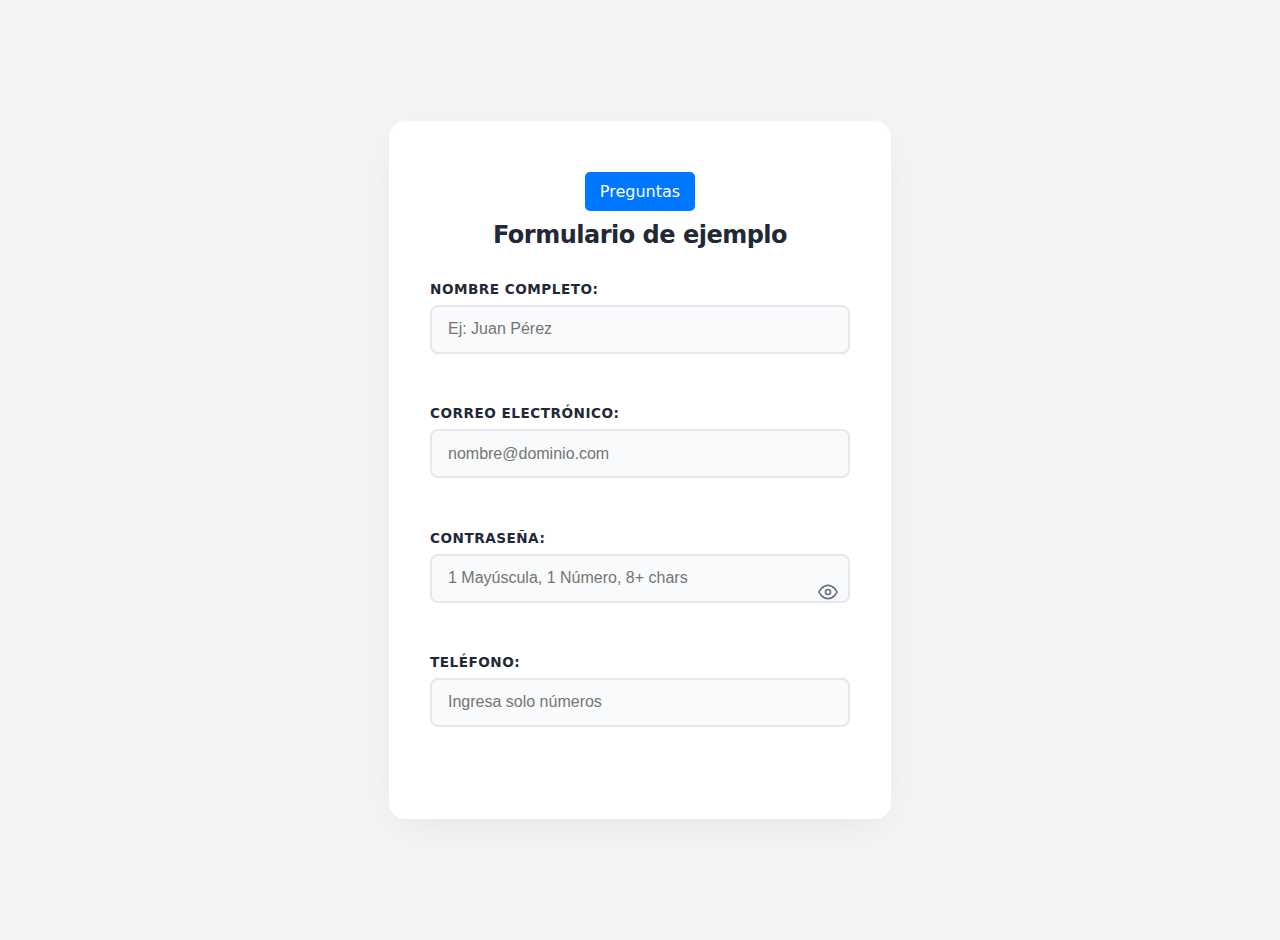
<file: index.html>
<!DOCTYPE html>
<html lang="es">
  <head>
    <meta charset="UTF-8" />
    <meta name="viewport" content="width=device-width, initial-scale=1.0" />
    <link rel="stylesheet" href="index.css" />
    <title>RegEx</title>
  </head>
  <body>
    <div class="card">
      <a href="formulario/preguntas.html" style="display: block; color: #fff; background-color: #07f; width: min-content; margin: 10px auto; text-decoration: none; padding: 10px 15px; border-radius: 5px;">Preguntas</a>
      <h2>Formulario de ejemplo</h2>

      <div class="input-group">
        <label>Nombre Completo:</label>
        <input type="text" id="name" placeholder="Ej: Juan Pérez" />
        <div class="helper-text">
          <span class="error-msg">Solo letras y espacios (mínimo 3).</span>
          <span class="success-msg">✓ Formato de nombre válido.</span>
        </div>
      </div>

      <div class="input-group">
        <label>Correo Electrónico:</label>
        <input type="email" id="email" placeholder="nombre@dominio.com" />
        <div class="helper-text">
          <span class="error-msg">Formato de correo inválido.</span>
          <span class="success-msg">✓ Correo válido.</span>
        </div>
      </div>

      <div class="input-group">
        <label>Contraseña:</label>
        <div class="password-wrapper">
          <input
            type="password"
            id="password"
            placeholder="1 Mayúscula, 1 Número, 8+ chars"
          />
          <div class="helper-text">
            <span class="error-msg">Falta Mayúscula, Número o longitud.</span>
            <span class="success-msg">✓ Contraseña segura.</span>
          </div>

          <button
            type="button"
            id="toggleBtn"
            class="toggle-password"
            title="Ver contraseña"
          >
            <svg
              xmlns="http://www.w3.org/2000/svg"
              width="20"
              height="20"
              viewBox="0 0 24 24"
              fill="none"
              stroke="currentColor"
              stroke-width="2"
              stroke-linecap="round"
              stroke-linejoin="round"
            >
              <path d="M1 12s4-8 11-8 11 8 11 8-4 8-11 8-11-8-11-8z"></path>
              <circle cx="12" cy="12" r="3"></circle>
            </svg>
          </button>
        </div>
      </div>

      <div class="input-group">
        <label>Teléfono:</label>
        <input
          type="text"
          id="phone"
          placeholder="Ingresa solo números"
          maxlength="14"
        />
        <div class="helper-text">
          <span style="color: var(--muted); font-size: 0.75rem"
            >Se formatea automáticamente al escribir.</span
          >
        </div>
      </div>
    </div>

    <script src="index.js"></script>
  </body>
</html>
</file>
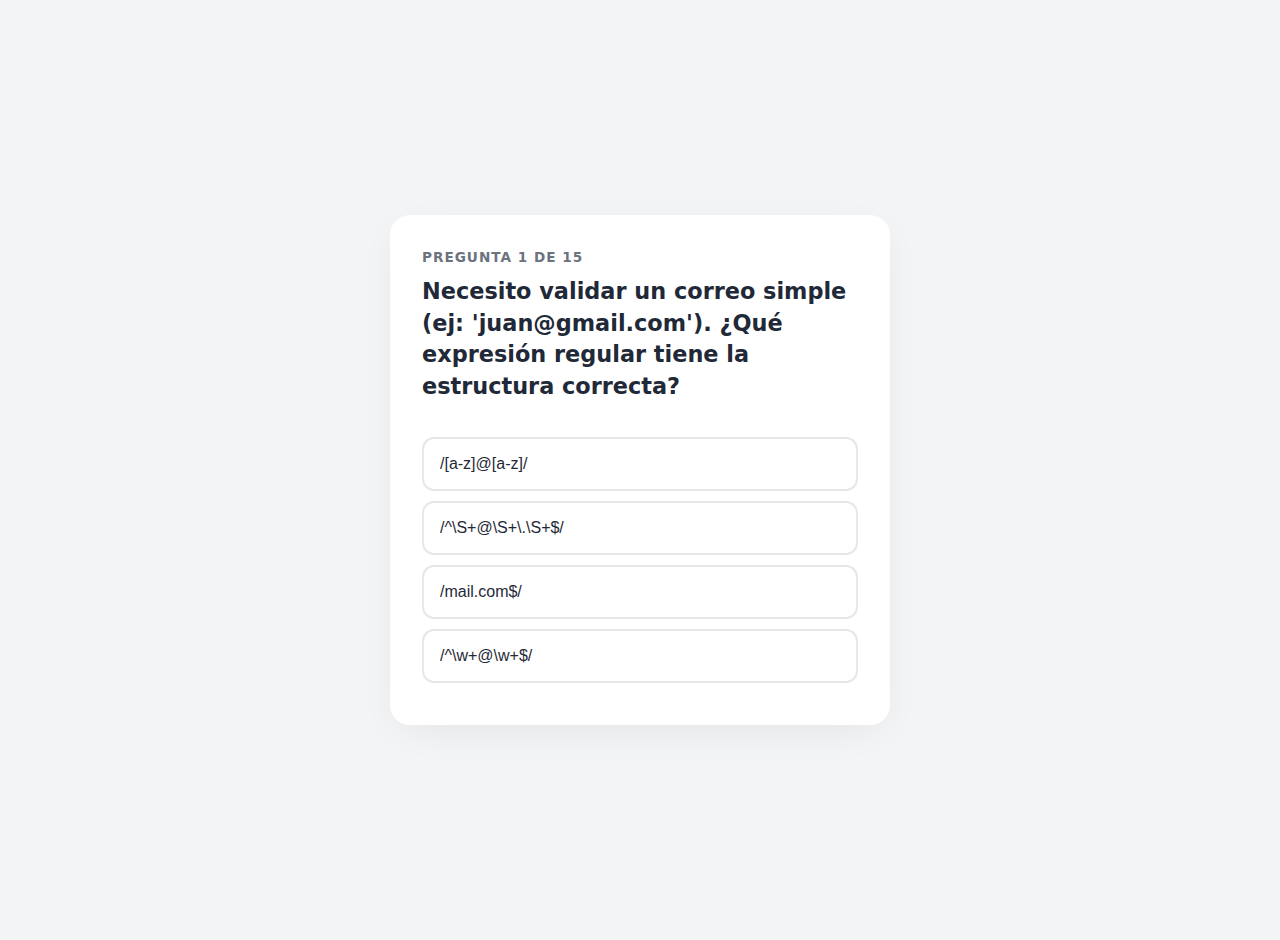
<file: formulario/preguntas.html>
<!DOCTYPE html>
<html lang="es">
  <head>
    <meta charset="UTF-8" />
    <meta name="viewport" content="width=device-width, initial-scale=1.0" />
    <title>Quiz RegEx JS</title>
    <style>
      /* --- ESTILOS (Misma paleta que el formulario) --- */
      :root {
        --bg-body: #f3f4f6;
        --bg-card: #ffffff;
        --text-main: #1f2937;
        --primary: #4f46e5;
        --success: #10b981;
        --error: #ef4444;
        --border: #e5e7eb;
      }

      body {
        font-family: "Inter", system-ui, sans-serif;
        background-color: var(--bg-body);
        color: var(--text-main);
        display: flex;
        justify-content: center;
        align-items: center;
        min-height: 100vh;
        margin: 0;
        padding: 20px;
      }

      .quiz-card {
        background-color: var(--bg-card);
        border-radius: 20px;
        box-shadow: 0 10px 40px -10px rgba(0, 0, 0, 0.08);
        width: 100%;
        max-width: 500px;
        overflow: hidden;
        position: relative;
      }

      .quiz-header {
        padding: 2rem 2rem 0;
      }

      .progress-text {
        color: #6b7280;
        font-size: 0.85rem;
        font-weight: 600;
        text-transform: uppercase;
        letter-spacing: 1px;
      }

      h2 {
        margin-top: 10px;
        font-size: 1.4rem;
        line-height: 1.4;
      }

      .quiz-body {
        padding: 1rem 2rem 2rem;
      }

      /* Botones de Opciones */
      .btn-option {
        display: block;
        width: 100%;
        background: #fff;
        border: 2px solid var(--border);
        padding: 1rem;
        margin-bottom: 10px;
        border-radius: 12px;
        font-size: 1rem;
        text-align: left;
        cursor: pointer;
        transition: all 0.2s;
        color: var(--text-main);
        font-weight: 500;
      }

      .btn-option:hover:not([disabled]) {
        border-color: var(--primary);
        background-color: #eef2ff;
      }

      /* Estados de respuesta */
      .btn-option.correct {
        background-color: var(--success);
        border-color: var(--success);
        color: white;
      }

      .btn-option.wrong {
        background-color: var(--error);
        border-color: var(--error);
        color: white;
      }

      /* Botón Siguiente */
      .btn-next {
        background-color: var(--primary);
        color: white;
        border: none;
        padding: 12px 24px;
        border-radius: 8px;
        font-weight: bold;
        cursor: pointer;
        float: right;
        display: none; /* Oculto hasta responder */
      }

      .btn-next:hover {
        opacity: 0.9;
      }

      /* Pantalla de Resultados */
      .result-screen {
        text-align: center;
        padding: 3rem;
        display: none;
      }

      .score-big {
        font-size: 4rem;
        font-weight: 800;
        color: var(--primary);
        margin: 0;
      }

      code {
        background: #1f2937;
        color: #4ade80;
        padding: 2px 6px;
        border-radius: 4px;
        font-size: 0.9em;
      }
    </style>
  </head>
  <body>
    <div class="quiz-card" id="quiz-container">
      <div id="question-screen">
        <div class="quiz-header">
          <span class="progress-text" id="progress">Pregunta 1 de 5</span>
          <h2 id="question-text">Cargando pregunta...</h2>
        </div>

        <div class="quiz-body">
          <div id="options-container"></div>

          <button id="next-btn" class="btn-next">Siguiente Pregunta →</button>
        </div>
      </div>

      <div id="result-screen" class="result-screen">
        <h2>¡Quiz Completado!</h2>
        <p>Tu puntuación final es:</p>
        <p class="score-big" id="final-score">0</p>
        <p id="feedback-text">Texto de feedback</p>
        <button
          onclick="location.reload()"
          class="btn-next"
          style="display: inline-block; float: none; margin-top: 20px"
        >
          Reiniciar
        </button>
      </div>
    </div>

    <script>
      const questions = [
        {
          question:
            "Necesito validar un correo simple (ej: 'juan@gmail.com'). ¿Qué expresión regular tiene la estructura correcta?",
          options: [
            { text: "/[a-z]@[a-z]/", correct: false },
            { text: "/^\\S+@\\S+\\.\\S+$/", correct: true },
            { text: "/mail.com$/", correct: false },
            { text: "/^\\w+@\\w+$/", correct: false },
          ],
        },
        {
          question:
            "Quiero validar un celular de Bolivia: Debe empezar con 6 o 7 y tener exactamente 8 dígitos en total.",
          options: [
            { text: "/^\\d{8}$/", correct: false },
            { text: "/^[6-7]\\d{8}$/", correct: false },
            { text: "/^[67]\\d{7}$/", correct: true },
            { text: "/[67]-\\d{7}/", correct: false },
          ],
        },
        {
          question:
            "Para aceptar una fecha EXCLUSIVAMENTE en formato 'DD/MM/AAAA' (ej: 25/12/2024), ¿cuál es la correcta?",
          options: [
            { text: "/\\d\\d\\d\\d\\d\\d\\d\\d/", correct: false },
            { text: "/^\\d{2}\\/\\d{2}\\/\\d{4}$/", correct: true },
            { text: "/^\\d{2}-\\d{2}-\\d{4}$/", correct: false },
            { text: "/\\d+\\/\\d+\\/\\d+/", correct: false },
          ],
        },
        {
          question:
            "Un formulario pide un usuario que solo tenga letras minúsculas y mida entre 5 y 10 caracteres.",
          options: [
            { text: "/^[a-z]{5,10}$/", correct: true },
            { text: "/^[a-z]{5-10}$/", correct: false },
            { text: "/[a-z]{5}..../", correct: false },
            { text: "/^[a-zA-Z0-9]{5,10}$/", correct: false },
          ],
        },
        {
          question:
            "Quiero validar un precio que PUEDE o NO tener decimales (ej: '100' o '100.50').",
          options: [
            { text: "/^\\d+\\.\\d+$/", correct: false },
            { text: "/^\\d+(\\.\\d+)?$/", correct: true },
            { text: "/^\\d+\\.?\\d+$/", correct: false },
            { text: "/^\\d*\\.?\\d*$/", correct: false },
          ],
        },
        {
          question:
            "¿Qué metacaracter usamos para representar cualquier dígito (0-9)?",
          options: [
            { text: "\\w", correct: false },
            { text: "\\d", correct: true },
            { text: "\\D", correct: false },
            { text: "#", correct: false },
          ],
        },
        {
          question:
            "Si quiero validar que un string comience exactamente con 'Hola', uso:",
          options: [
            { text: "^Hola", correct: true },
            { text: "Hola$", correct: false },
            { text: "*Hola", correct: false },
            { text: "?Hola", correct: false },
          ],
        },
        {
          question:
            "¿Cuál método de JavaScript devuelve true o false si existe el patrón?",
          options: [
            { text: "string.match()", correct: false },
            { text: "regex.exec()", correct: false },
            { text: "regex.test()", correct: true },
            { text: "string.search()", correct: false },
          ],
        },
        {
          question: "¿Qué hace el cuantificador + en una expresión regular?",
          options: [
            { text: "Busca 0 o 1 coincidencia", correct: false },
            { text: "Busca exactamente 1 coincidencia", correct: false },
            { text: "Busca 1 o más coincidencias", correct: true },
            { text: "Suma dos strings", correct: false },
          ],
        },
        {
          question:
            "Para validar una condición sin 'consumir' caracteres (Lookahead), usamos:",
          options: [
            { text: "(?=...)", correct: true },
            { text: "(?:...)", correct: false },
            { text: "[^...]", correct: false },
            { text: "\\b...\\b", correct: false },
          ],
        },
        {
          question:
            "Solo permitimos correos de 'gmail.com', 'hotmail.com' o 'outlook.com'. ¿Qué regex valida esto estrictamente?",
          options: [
            { text: "/@gmail.com|hotmail.com|outlook.com$/", correct: false },
            { text: "/@(gmail|hotmail|outlook).com$/", correct: false },
            { text: "/@(gmail|hotmail|outlook)\\.com$/", correct: true },
            { text: "/@[gmail,hotmail,outlook]\\.com$/", correct: false },
          ],
        },
        {
          question:
            "Contraseña segura: Mínimo 8 caracteres, al menos 1 mayúscula, 1 número y 1 símbolo especial (!@#).",
          options: [
            { text: "/^(?=.*[A-Z])(?=.*\\d)(?=.*[!@#]).{8,}$/", correct: true },
            { text: "/^[A-Z]+\\d+[!@#]+.{8,}$/", correct: false },
            { text: "/^(?:[A-Z]|\\d|@).{8,}$/", correct: false },
            { text: "/[A-Z0-9!@#]{8,}/", correct: false },
          ],
        },
        {
          question:
            "Para detectar errores de escritura como 'el el' o 'la la' (palabras repetidas), usamos:",
          options: [
            { text: "/(\\w+)\\s+\\1/", correct: true },
            { text: "/(\\w+)\\s+\\w+/", correct: false },
            { text: "/(\\w+)\\s+$1/", correct: false },
            { text: "/word\\s+word/", correct: false },
          ],
        },
        {
          question:
            "Queremos validar una IP simple (formato: num.num.num.num). ¿Cuál es la forma más limpia de escribirlo?",
          options: [
            { text: "/^\\d+\\.\\d+\\.\\d+\\.\\d+$/", correct: false },
            { text: "/^(\\d{1,3}\\.){3}\\d{1,3}$/", correct: true },
            { text: "/^(\\d{1,3}\\.){4}$/", correct: false },
            { text: "/\\d{1,3}\\.{3}\\d{1,3}/", correct: false },
          ],
        },
        {
          question:
            "Solo queremos aceptar imágenes (.jpg, .png) sin importar si están en mayúsculas (.PNG) o minúsculas.",
          options: [
            { text: "/(jpg|png)$/", correct: false },
            { text: "/\\.(jpg|png)$/i", correct: true },
            { text: "/\\.jpg|\\.png$/i", correct: false },
            { text: "/[jpg|png]$/i", correct: false },
          ],
        },
      ];

      // --- ESTADO DE LA APLICACIÓN ---
      let currentQuestionIndex = 0;
      let score = 0;

      // Referencias al DOM
      const questionText = document.getElementById("question-text");
      const optionsContainer = document.getElementById("options-container");
      const progressText = document.getElementById("progress");
      const nextBtn = document.getElementById("next-btn");
      const quizScreen = document.getElementById("question-screen");
      const resultScreen = document.getElementById("result-screen");
      const finalScore = document.getElementById("final-score");
      const feedbackText = document.getElementById("feedback-text");

      // --- FUNCIONES ---

      function startQuiz() {
        currentQuestionIndex = 0;
        score = 0;
        loadQuestion();
      }

      function loadQuestion() {
        resetState(); // Limpiar opciones anteriores

        // Obtener pregunta actual
        const currentQuestion = questions[currentQuestionIndex];

        // Actualizar UI
        questionText.innerText = currentQuestion.question;
        progressText.innerText = `Pregunta ${currentQuestionIndex + 1} de ${
          questions.length
        }`;

        // Generar botones dinámicamente
        currentQuestion.options.forEach((option) => {
          const button = document.createElement("button");
          button.innerText = option.text;
          button.classList.add("btn-option");

          // Guardamos si es correcta en el dataset del botón
          if (option.correct) {
            button.dataset.correct = option.correct;
          }

          button.addEventListener("click", selectAnswer);
          optionsContainer.appendChild(button);
        });
      }

      function resetState() {
        nextBtn.style.display = "none"; // Ocultar botón siguiente
        while (optionsContainer.firstChild) {
          optionsContainer.removeChild(optionsContainer.firstChild);
        }
      }

      function selectAnswer(e) {
        const selectedBtn = e.target;
        const isCorrect = selectedBtn.dataset.correct === "true";

        // Lógica de puntuación y colores
        if (isCorrect) {
          selectedBtn.classList.add("correct");
          score++;
        } else {
          selectedBtn.classList.add("wrong");
        }

        // Mostrar cuál era la correcta (si se equivocó) y bloquear botones
        Array.from(optionsContainer.children).forEach((button) => {
          if (button.dataset.correct === "true") {
            button.classList.add("correct"); // Resalta la correcta siempre
          }
          button.disabled = true; // Evitar múltiples clicks
        });

        // Mostrar botón siguiente
        nextBtn.style.display = "block";
      }

      function showScore() {
        quizScreen.style.display = "none";
        resultScreen.style.display = "block";
        finalScore.innerText = `${score} / ${questions.length}`;

        // Feedback personalizado
        if (score === 5) {
          feedbackText.innerText = "¡Perfecto! Eres un maestro del RegEx.";
          feedbackText.style.color = "var(--success)";
        } else if (score >= 3) {
          feedbackText.innerText =
            "¡Buen trabajo! Tienes los conceptos claros.";
          feedbackText.style.color = "var(--primary)";
        } else {
          feedbackText.innerText =
            "Sigue practicando. Las RegEx requieren paciencia.";
          feedbackText.style.color = "var(--error)";
        }
      }

      // --- EVENT LISTENER BOTÓN SIGUIENTE ---
      nextBtn.addEventListener("click", () => {
        currentQuestionIndex++;
        if (currentQuestionIndex < questions.length) {
          loadQuestion();
        } else {
          showScore();
        }
      });

      // INICIAR
      startQuiz();
    </script>
  </body>
</html>
</file>
<file: index.css>
/* PALETA DE COLORES: Fresca, profesional y limpia */
:root {
  --bg-body: #f3f4f6; /* Gris muy suave */
  --bg-card: #ffffff; /* Blanco puro */
  --text-main: #1f2937; /* Gris oscuro (no negro total para suavizar) */
  --text-muted: #6b7280; /* Gris medio para etiquetas */
  --primary: #4f46e5; /* Índigo vibrante */
  --success: #10b981; /* Verde esmeralda */
  --error: #ef4444; /* Rojo suave */
  --border: #e5e7eb; /* Bordes sutiles */
}

body {
  font-family: "Inter", system-ui, -apple-system, sans-serif;
  background-color: var(--bg-body);
  color: var(--text-main);
  display: flex;
  justify-content: center;
  align-items: center;
  min-height: 100vh;
  margin: 0;
  padding: 20px; /* Para móviles */
}

.card {
  background-color: var(--bg-card);
  padding: 2.5rem;
  border-radius: 16px; /* Bordes más redondeados */
  width: 100%;
  max-width: 420px;
  /* Sombra suave y difusa (Estilo moderno) */
  box-shadow: 0 10px 40px -10px rgba(0, 0, 0, 0.08);
  border: 1px solid white;
}

h2 {
  margin-top: 0;
  margin-bottom: 2rem;
  text-align: center;
  color: var(--text-main);
  font-weight: 700;
  letter-spacing: -0.5px;
  font-size: 1.5rem;
}

.input-group {
  margin-bottom: 1.5rem;
  position: relative;
}

label {
  display: block;
  margin-bottom: 0.5rem;
  font-size: 0.85rem;
  font-weight: 600;
  color: var(--text-main);
  letter-spacing: 0.5px;
  text-transform: uppercase; /* Toque técnico */
}

input {
  width: 100%;
  padding: 0.85rem 1rem;
  border-radius: 8px;
  border: 2px solid var(--border);
  background-color: #f9fafb; /* Fondo input muy sutil */
  color: var(--text-main);
  font-size: 1rem;
  transition: all 0.2s ease-in-out;
  box-sizing: border-box;
}

/* Efecto al hacer click (Focus) */
input:focus {
  outline: none;
  background-color: #fff;
  border-color: var(--primary);
  box-shadow: 0 0 0 4px rgba(79, 70, 229, 0.1); /* Anillo de luz */
}

/* --- FEEDBACK VISUAL --- */

input.valid {
  border-color: var(--success);
  background-color: #f0fdf4; /* Fondo verde muy pálido */
}

input.invalid {
  border-color: var(--error);
  background-color: #fef2f2; /* Fondo rojo muy pálido */
  animation: shake 0.3s ease-in-out; /* Pequeña animación de error */
}

.helper-text {
  font-size: 0.8rem;
  margin-top: 0.5rem;
  min-height: 1.2rem;
  font-weight: 500;
}

.success-msg {
  color: var(--success);
  display: none;
  display: flex;
  align-items: center;
  gap: 5px;
}

.error-msg {
  color: var(--error);
  display: none;
}

.password-wrapper {
  position: relative; /* Para que el botón se posicione respecto a esto */
  width: 100%;
}

.toggle-password {
  position: absolute;
  right: 12px;
  top: 50%;
  transform: translateY(-50%); /* Centrado vertical perfecto */
  background: none;
  border: none;
  cursor: pointer;
  color: var(--text-muted);
  padding: 0;
  display: flex;
  align-items: center;
  justify-content: center;
  transition: color 0.2s;
}

.toggle-password:hover {
  color: var(--primary);
}

/* Ajustamos el padding del input password para que el texto no choque con el icono */
#password {
  padding-right: 40px;
}

/* Lógica de visualización */
input.valid + .helper-text .success-msg {
  display: inline-block;
}
input.invalid + .helper-text .error-msg {
  display: inline-block;
}

/* Ocultar mensajes por defecto si no hay clase */
.helper-text span {
  display: none;
}

/* Animación de sacudida sutil para errores */
@keyframes shake {
  0% {
    transform: translateX(0);
  }
  25% {
    transform: translateX(-4px);
  }
  50% {
    transform: translateX(4px);
  }
  75% {
    transform: translateX(-4px);
  }
  100% {
    transform: translateX(0);
  }
}
</file>
